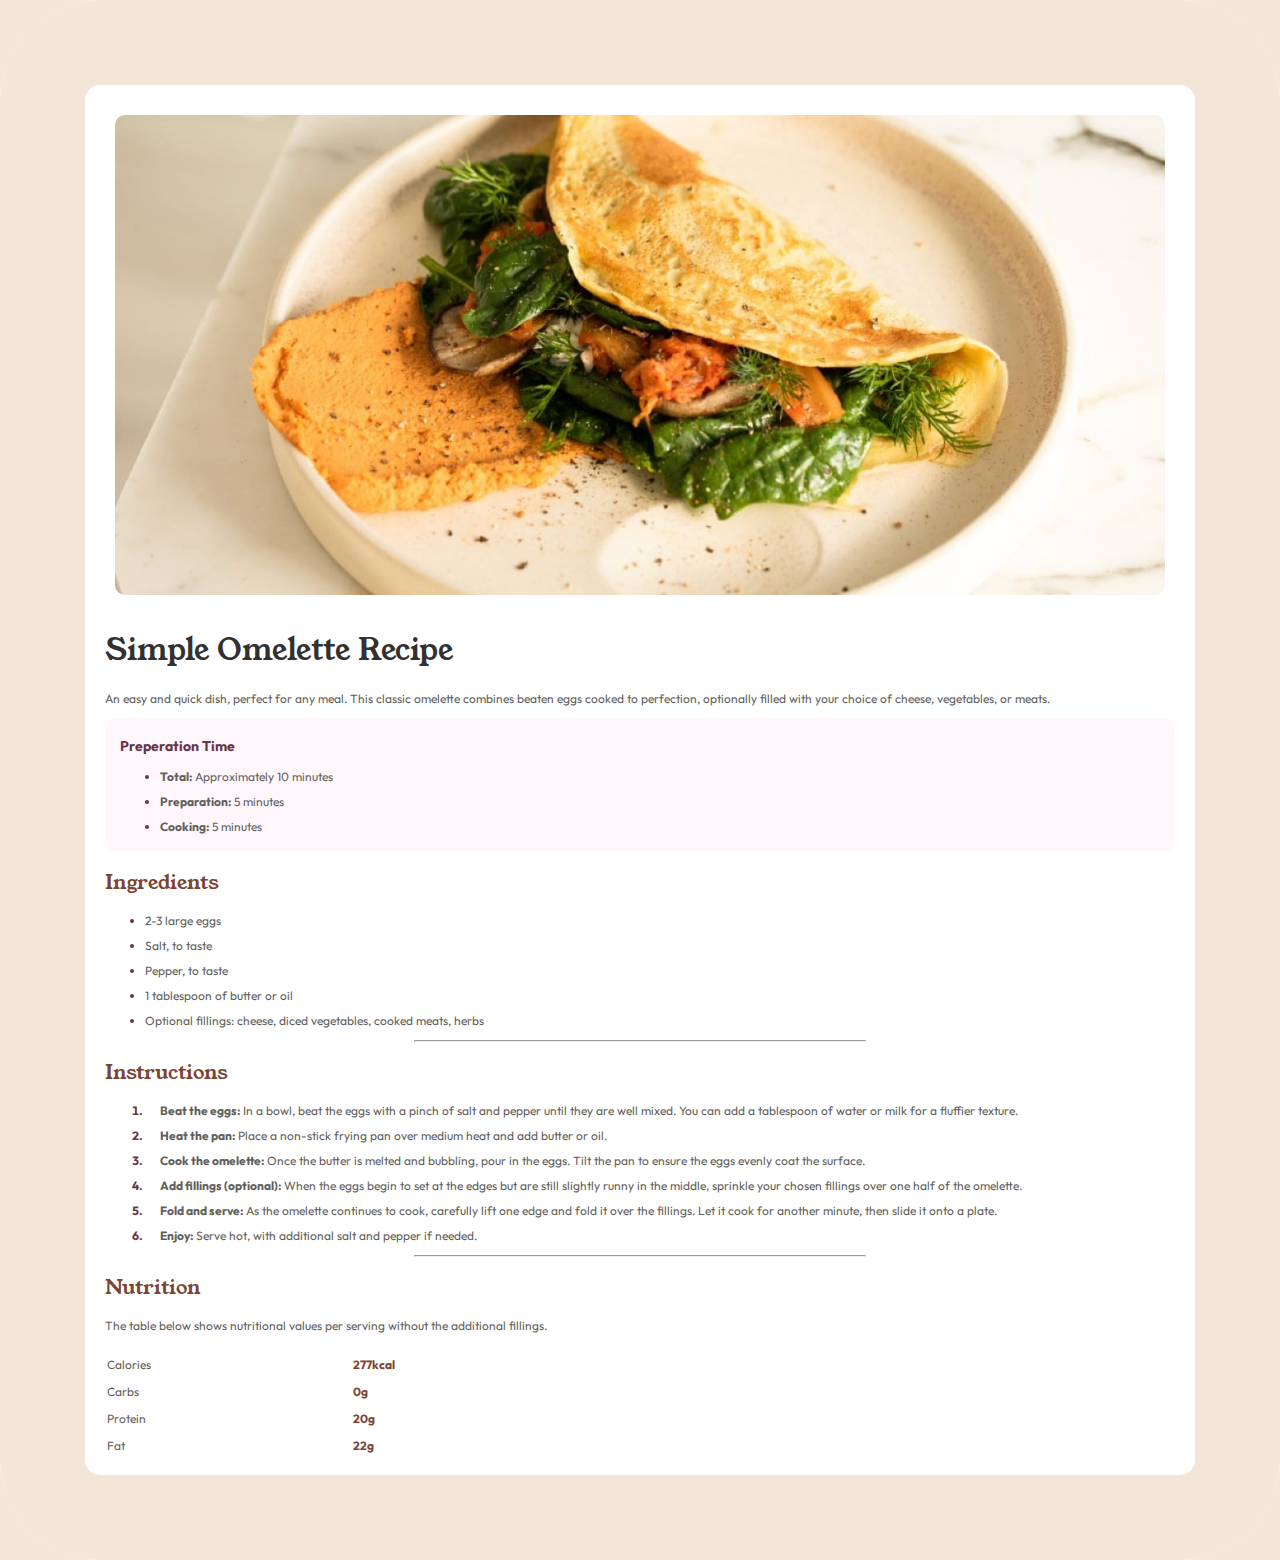
<file: index.html>
<!DOCTYPE html>
<html lang="en">
<head>
  <meta charset="UTF-8">
  <meta name="viewport" content="width=device-width, initial-scale=1.0"> <!-- displays site properly based on user's device -->

  <link rel="icon" type="image/png" sizes="32x32" href="./assets/images/favicon-32x32.png">
  <link rel="stylesheet" type="text/css" href="style.css">
  <title>Frontend Mentor | Recipe page</title>
</head>
<body>
 

        <header class="top-image">
        <img src="/recipe-page-main/assets/images/image-omelette.jpeg" width="650px" height="auto">
      </header>
      
      <section class="intro">
        <h1>Simple Omelette Recipe</h1>
         <p>An easy and quick dish, perfect for any meal. This classic omelette combines beaten eggs cooked 
         to perfection, optionally filled with your choice of cheese, vegetables, or meats.</p>
      </section>
    
      <section class="preparation">
        <h3>Preperation Time</h3>
        <ul>
            <li><strong>Total:</strong> Approximately 10 minutes</li>
            <li><strong>Preparation:</strong> 5 minutes</li>
            <li><strong>Cooking:</strong> 5 minutes</li>
        </ul>
      </section>
    
      <section class="ingredients">
        <h2>Ingredients</h2>
        <ul>
            <li>2-3 large eggs</li>
            <li>Salt, to taste</li>
            <li>Pepper, to taste</li>
            <li>1 tablespoon of butter or oil</li>
            <li>Optional fillings: cheese, diced vegetables, cooked meats, herbs</li>
        </ul>
      </section>
      <hr>
    
      <section class="instructions">
        <h2>Instructions</h2>
        <ol>
            <li style="padding-left: 15px;"><strong>Beat the eggs:</strong> In a bowl, beat the eggs with a pinch of salt and pepper until they are well mixed. 
                You can add a tablespoon of water or milk for a fluffier texture.</li>
            <li style="padding-left: 15px;"><strong>Heat the pan:</strong> Place a non-stick frying pan over medium heat and add butter or oil.</li>
            <li style="padding-left: 15px;"><strong>Cook the omelette:</strong> Once the butter is melted and bubbling, pour in the eggs. 
                Tilt the pan to ensure the eggs evenly coat the surface.</li>
            <li style="padding-left: 15px;"><strong>Add fillings (optional):</strong> When the eggs begin to set at the edges but are still slightly runny 
                in the middle, sprinkle your chosen fillings over one half of the omelette.</li>
            <li style="padding-left: 15px;"><strong>Fold and serve:</strong> As the omelette continues to cook, carefully lift one edge and fold it 
                over the fillings. Let it cook for another minute, then slide it onto a plate.</li>
            <li style="padding-left: 15px;"><strong>Enjoy:</strong> Serve hot, with additional salt and pepper if needed.</li>
        </ol>
      </section>
    <hr>

      <section class="nutrition">
        <h2>Nutrition</h2>
        <p>The table below shows nutritional values per serving without the additional fillings.</p>
        <table>
          <tr>
             <td>Calories</td>
             <td><strong>277kcal</strong></td>
          </tr>
        
          <tr>
             <td>Carbs</td>
             <td><strong>0g</strong></td>
          </tr>
          <tr>
             <td>Protein</td>
             <td><strong>20g</strong></td>
          </tr>
          <tr>
             <td>Fat</td>
             <td><strong>22g</strong></td>
         </tr>
        </table>
      </section>
    </section>
  
  <footer hidden class="attribution">
    Challenge by <a href="https://www.frontendmentor.io?ref=challenge" target="_blank">Frontend Mentor</a>. 
    Coded by <a href="#">Eight Ants</a>.
  </footer>
</body>

</html>
</file>
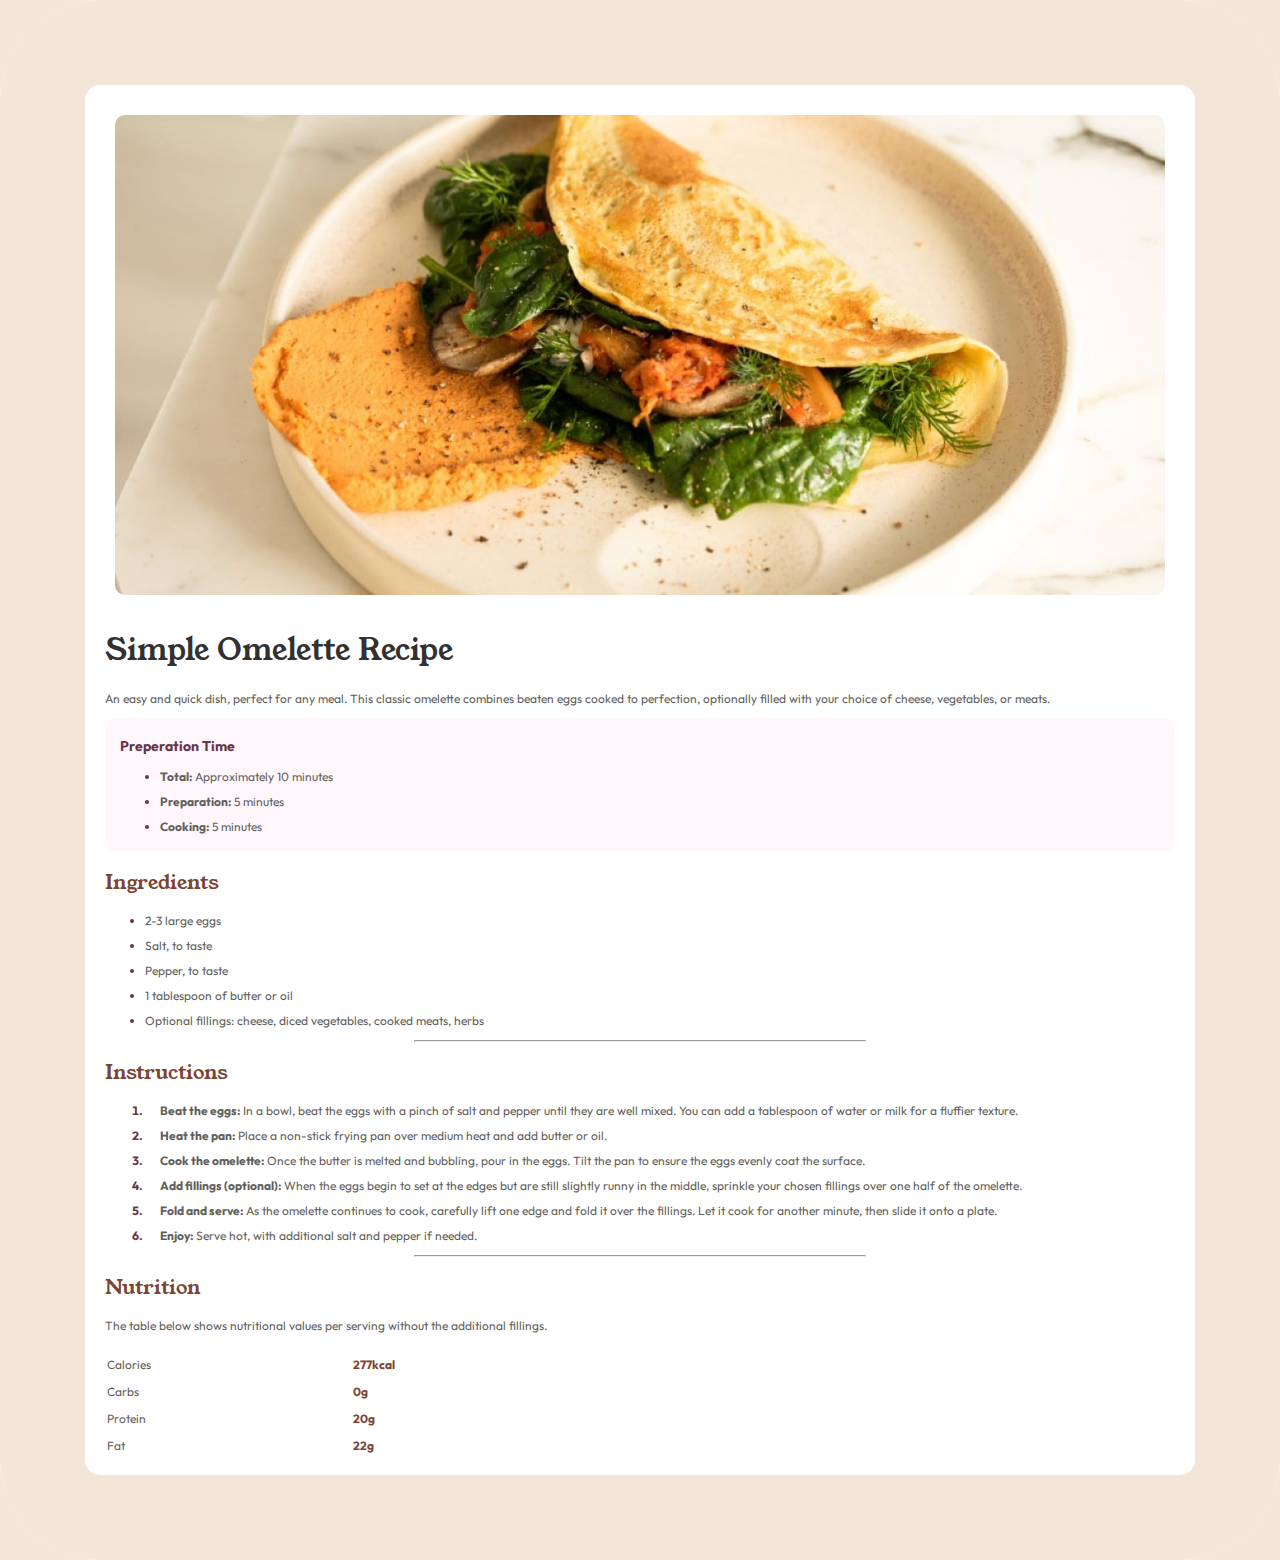
<file: first try/index.html>
<!DOCTYPE html>
<html lang="en">
<head>
  <meta charset="UTF-8">
  <meta name="viewport" content="width=device-width, initial-scale=1.0"> <!-- displays site properly based on user's device -->

  <link rel="icon" type="image/png" sizes="32x32" href="./assets/images/favicon-32x32.png">
  <link rel="stylesheet" type="text/css" href="/first try/style.css">
  <title>Frontend Mentor | Recipe page</title>
</head>
<body>
 

        <header class="top-image">
        <img src="/recipe-page-main/assets/images/image-omelette.jpeg" width="650px" height="auto">
      </header>
      
      <section class="intro">
        <h1>Simple Omelette Recipe</h1>
         <p>An easy and quick dish, perfect for any meal. This classic omelette combines beaten eggs cooked 
         to perfection, optionally filled with your choice of cheese, vegetables, or meats.</p>
      </section>
    
      <section class="preparation">
        <h3>Preperation Time</h3>
        <ul>
            <li><strong>Total:</strong> Approximately 10 minutes</li>
            <li><strong>Preparation:</strong> 5 minutes</li>
            <li><strong>Cooking:</strong> 5 minutes</li>
        </ul>
      </section>
    
      <section class="ingredients">
        <h2>Ingredients</h2>
        <ul>
            <li>2-3 large eggs</li>
            <li>Salt, to taste</li>
            <li>Pepper, to taste</li>
            <li>1 tablespoon of butter or oil</li>
            <li>Optional fillings: cheese, diced vegetables, cooked meats, herbs</li>
        </ul>
      </section>
      <hr>
    
      <section class="instructions">
        <h2>Instructions</h2>
        <ol>
            <li style="padding-left: 15px;"><strong>Beat the eggs:</strong> In a bowl, beat the eggs with a pinch of salt and pepper until they are well mixed. 
                You can add a tablespoon of water or milk for a fluffier texture.</li>
            <li style="padding-left: 15px;"><strong>Heat the pan:</strong> Place a non-stick frying pan over medium heat and add butter or oil.</li>
            <li style="padding-left: 15px;"><strong>Cook the omelette:</strong> Once the butter is melted and bubbling, pour in the eggs. 
                Tilt the pan to ensure the eggs evenly coat the surface.</li>
            <li style="padding-left: 15px;"><strong>Add fillings (optional):</strong> When the eggs begin to set at the edges but are still slightly runny 
                in the middle, sprinkle your chosen fillings over one half of the omelette.</li>
            <li style="padding-left: 15px;"><strong>Fold and serve:</strong> As the omelette continues to cook, carefully lift one edge and fold it 
                over the fillings. Let it cook for another minute, then slide it onto a plate.</li>
            <li style="padding-left: 15px;"><strong>Enjoy:</strong> Serve hot, with additional salt and pepper if needed.</li>
        </ol>
      </section>
    <hr>

      <section class="nutrition">
        <h2>Nutrition</h2>
        <p>The table below shows nutritional values per serving without the additional fillings.</p>
        <table>
          <tr>
             <td>Calories</td>
             <td><strong>277kcal</strong></td>
          </tr>
        
          <tr>
             <td>Carbs</td>
             <td><strong>0g</strong></td>
          </tr>
          <tr>
             <td>Protein</td>
             <td><strong>20g</strong></td>
          </tr>
          <tr>
             <td>Fat</td>
             <td><strong>22g</strong></td>
         </tr>
        </table>
      </section>
    </section>
  
  <footer hidden class="attribution">
    Challenge by <a href="https://www.frontendmentor.io?ref=challenge" target="_blank">Frontend Mentor</a>. 
    Coded by <a href="#">Eight Ants</a>.
  </footer>
</body>

</html>
</file>
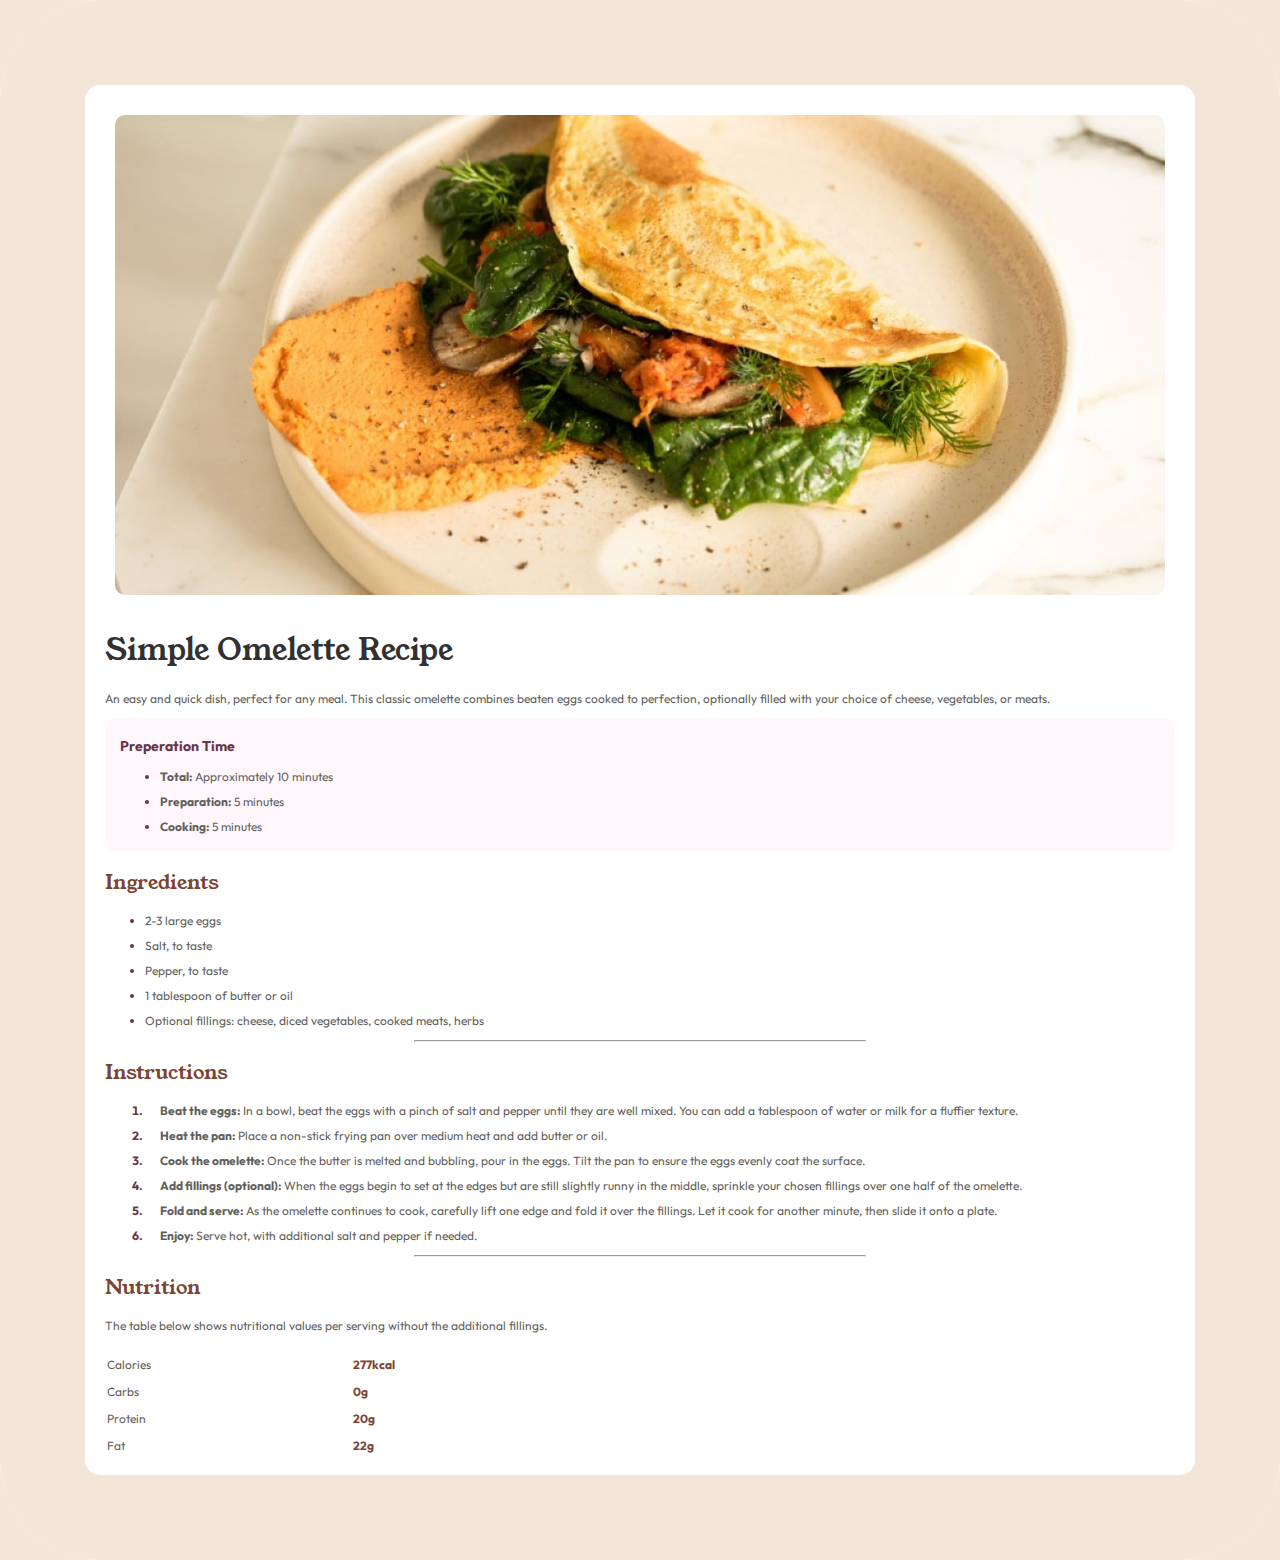
<file: code.html>
<!DOCTYPE html>
<html lang="en">
<head>
  <meta charset="UTF-8">
  <meta name="viewport" content="width=device-width, initial-scale=1.0"> <!-- displays site properly based on user's device -->

  <link rel="icon" type="image/png" sizes="32x32" href="./assets/images/favicon-32x32.png">
  <link rel="stylesheet" href="/first try/style.css">
  <title>Frontend Mentor | Recipe page</title>
</head>
<body>
 

        <header class="top-image">
        <img src="/recipe-page-main/assets/images/image-omelette.jpeg" width="650px" height="auto">
      </header>
      
      <section class="intro">
        <h1>Simple Omelette Recipe</h1>
         <p>An easy and quick dish, perfect for any meal. This classic omelette combines beaten eggs cooked 
         to perfection, optionally filled with your choice of cheese, vegetables, or meats.</p>
      </section>
    
      <section class="preparation">
        <h3>Preperation Time</h3>
        <ul>
            <li><strong>Total:</strong> Approximately 10 minutes</li>
            <li><strong>Preparation:</strong> 5 minutes</li>
            <li><strong>Cooking:</strong> 5 minutes</li>
        </ul>
      </section>
    
      <section class="ingredients">
        <h2>Ingredients</h2>
        <ul>
            <li>2-3 large eggs</li>
            <li>Salt, to taste</li>
            <li>Pepper, to taste</li>
            <li>1 tablespoon of butter or oil</li>
            <li>Optional fillings: cheese, diced vegetables, cooked meats, herbs</li>
        </ul>
      </section>
      <hr>
    
      <section class="instructions">
        <h2>Instructions</h2>
        <ol>
            <li style="padding-left: 15px;"><strong>Beat the eggs:</strong> In a bowl, beat the eggs with a pinch of salt and pepper until they are well mixed. 
                You can add a tablespoon of water or milk for a fluffier texture.</li>
            <li style="padding-left: 15px;"><strong>Heat the pan:</strong> Place a non-stick frying pan over medium heat and add butter or oil.</li>
            <li style="padding-left: 15px;"><strong>Cook the omelette:</strong> Once the butter is melted and bubbling, pour in the eggs. 
                Tilt the pan to ensure the eggs evenly coat the surface.</li>
            <li style="padding-left: 15px;"><strong>Add fillings (optional):</strong> When the eggs begin to set at the edges but are still slightly runny 
                in the middle, sprinkle your chosen fillings over one half of the omelette.</li>
            <li style="padding-left: 15px;"><strong>Fold and serve:</strong> As the omelette continues to cook, carefully lift one edge and fold it 
                over the fillings. Let it cook for another minute, then slide it onto a plate.</li>
            <li style="padding-left: 15px;"><strong>Enjoy:</strong> Serve hot, with additional salt and pepper if needed.</li>
        </ol>
      </section>
    <hr>

      <section class="nutrition">
        <h2>Nutrition</h2>
        <p>The table below shows nutritional values per serving without the additional fillings.</p>
        <table>
          <tr>
             <td>Calories</td>
             <td><strong>277kcal</strong></td>
          </tr>
        
          <tr>
             <td>Carbs</td>
             <td><strong>0g</strong></td>
          </tr>
          <tr>
             <td>Protein</td>
             <td><strong>20g</strong></td>
          </tr>
          <tr>
             <td>Fat</td>
             <td><strong>22g</strong></td>
         </tr>
        </table>
      </section>
    </section>
  
  <footer hidden class="attribution">
    Challenge by <a href="https://www.frontendmentor.io?ref=challenge" target="_blank">Frontend Mentor</a>. 
    Coded by <a href="#">Eight Ants</a>.
  </footer>
</body>
</html>
</file>
<file: style.css>
@font-face {
    font-family: 'Outfit Thin';
    src:
    url(assets/fonts/outfit/Outfit-VariableFont_wght.ttf) format(truetype);
}

@font-face {
    font-family: 'Young Serif Regular';
    src:
    url(assets/fonts/young-serif/YoungSerif-Regular.ttf) format(opentype);
}
body {
    box-sizing: border-box;
    border: solid 200px #f3e5d8;
    border-width: 85px;
    padding: 20px;
    margin: auto;
    border-radius: 100px;
    outline: solid 200px #f3e5d8;  
}

img {
    width: 100%;
    height: auto;
    box-sizing: border-box;
    border: 10px white solid;
    border-radius: 20px;
}

hr {
    width: 450px;
}

li {
    margin: 10px 0px;
}

li::marker {
    list-style-position: inside;
    color: #6a344b;
    font-weight: bold;
}

h1 {
    font-family: 'Young Serif Regular';
    font-size: 30px;
    color: #32312f;
    font-weight: lighter;
}

h2 {
    font-family: 'Young Serif Regular';
    font-size: 20px;
    font-weight: lighter;
    color: #7a4533;
}

h3 {
    color: #6a344b;
}

section {
    font-family: 'Outfit Thin';
    color: #61605c;
    font-size: 12px;
}

td {
    padding: 10px 200px 0px 0px;
}

table strong {
    color: #7a4533;
}

.preparation {
    box-sizing: border-box;
    background-color: #fff7fc;
    border: solid 5px #fff7fc;
    padding: 0px 10px;
    margin: 0px;
    border-radius: 10px;
}
</file>
<file: first try/style.css>
@font-face {
    font-family: 'Outfit Thin';
    src:
    url(/recipe-page-main/assets/fonts/outfit/Outfit-VariableFont_wght.ttf) format(truetype);
}

@font-face {
    font-family: 'Young Serif Regular';
    src:
    url(/recipe-page-main/assets/fonts/young-serif/YoungSerif-Regular.ttf) format(opentype);
}

body {
    box-sizing: border-box;
    border: solid 200px #f3e5d8;
    border-width: 85px;
    padding: 20px;
    margin: auto;
    border-radius: 100px;
    outline: solid 200px #f3e5d8;  
}

img {
    width: 100%;
    height: auto;
    box-sizing: border-box;
    border: 10px white solid;
    border-radius: 20px;
}

hr {
    width: 450px;
}

li {
    margin: 10px 0px;
}

li::marker {
    list-style-position: inside;
    color: #6a344b;
    font-weight: bold;
}

h1 {
    font-family: 'Young Serif Regular';
    font-size: 30px;
    color: #32312f;
    font-weight: lighter;
}

h2 {
    font-family: 'Young Serif Regular';
    font-size: 20px;
    font-weight: lighter;
    color: #7a4533;
}

h3 {
    color: #6a344b;
}

section {
    font-family: 'Outfit Thin';
    color: #61605c;
    font-size: 12px;
}

td {
    padding: 10px 200px 0px 0px;
}

table strong {
    color: #7a4533;
}

.preparation {
    box-sizing: border-box;
    background-color: #fff7fc;
    border: solid 5px #fff7fc;
    padding: 0px 10px;
    margin: 0px;
    border-radius: 10px;
}
</file>
